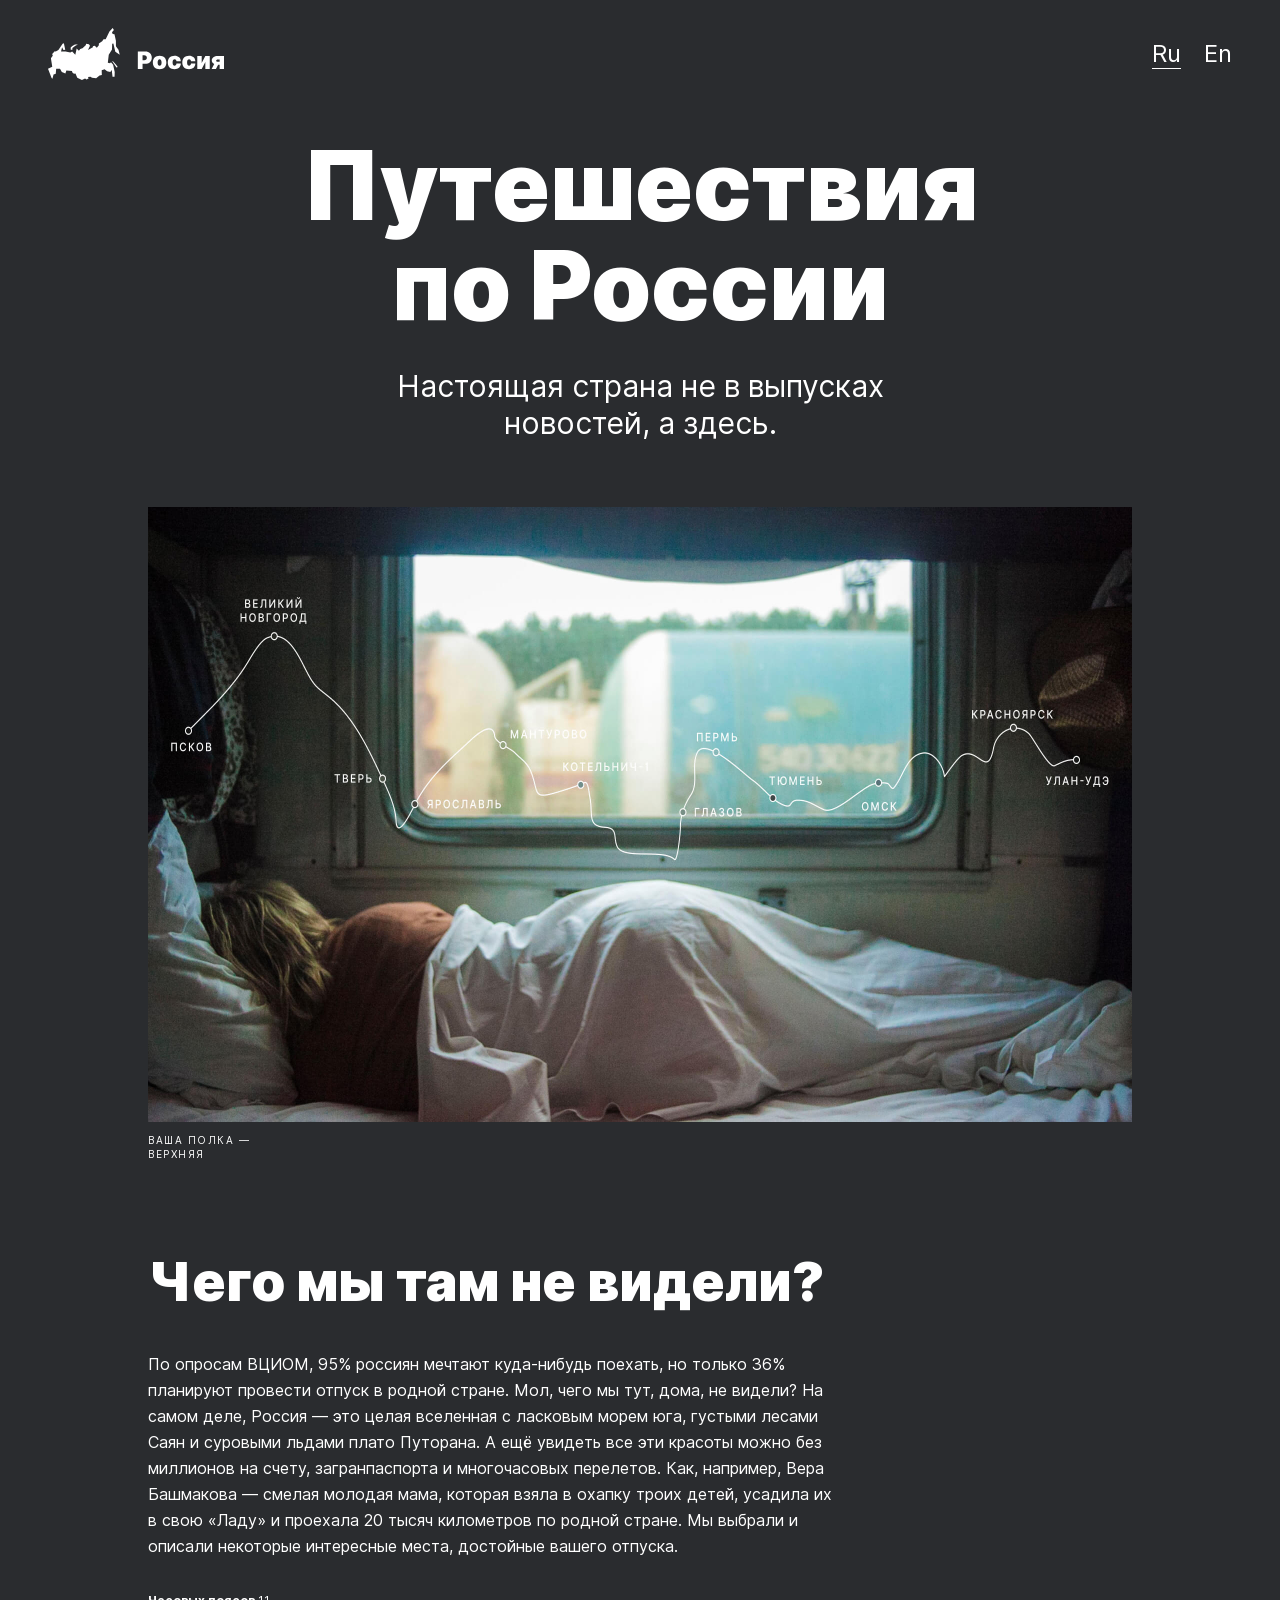
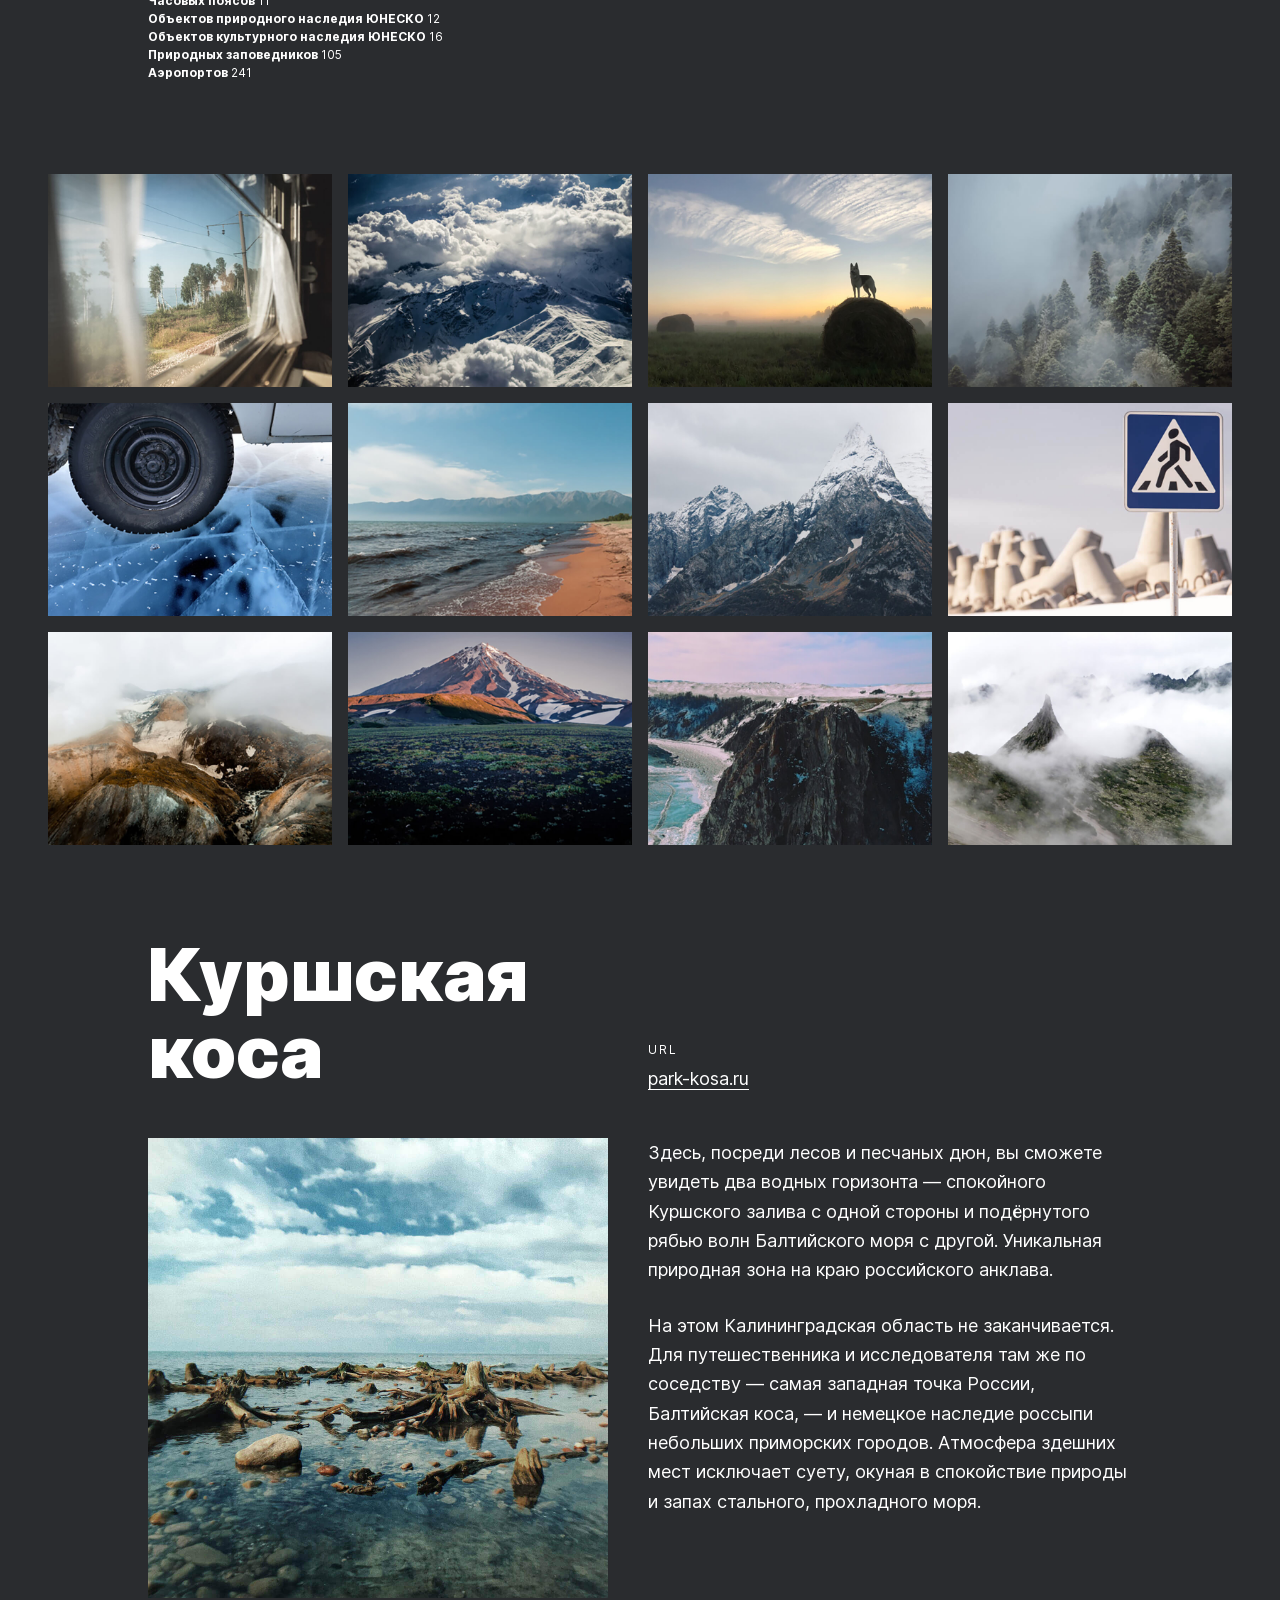
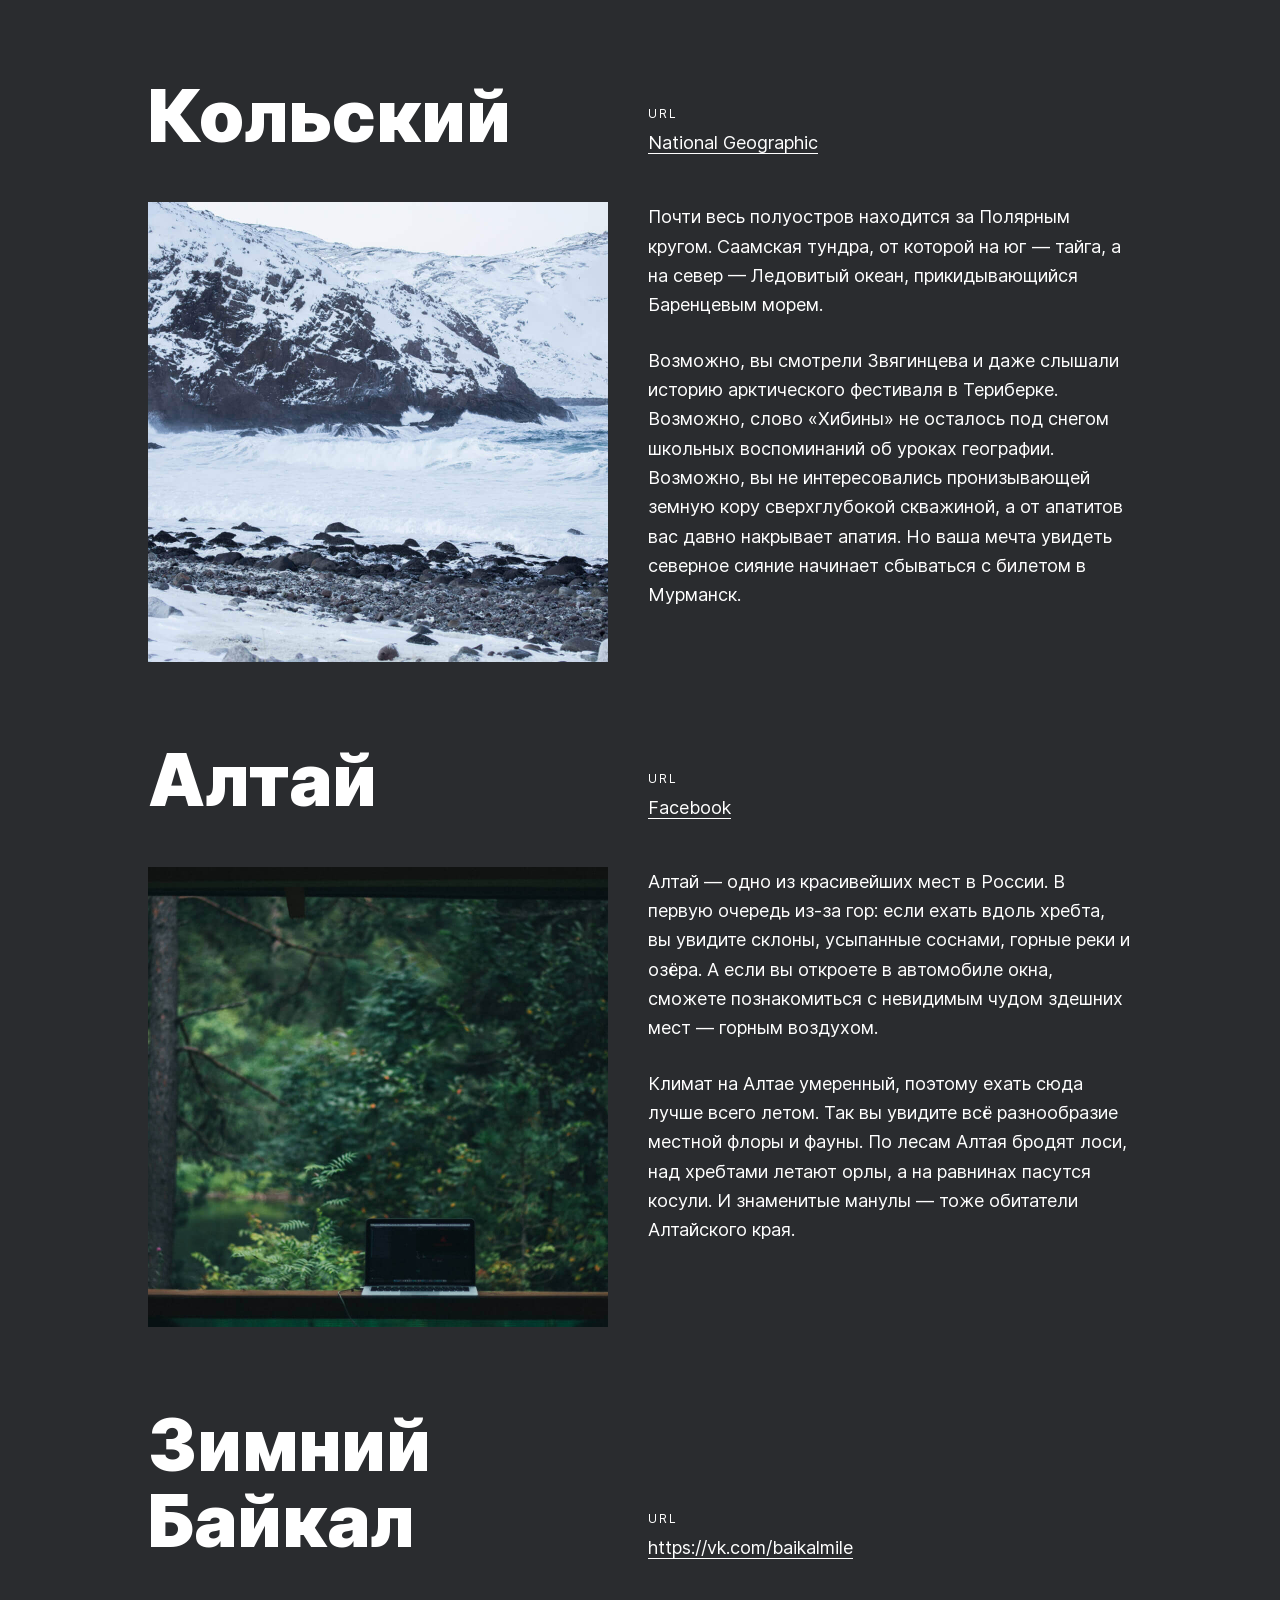
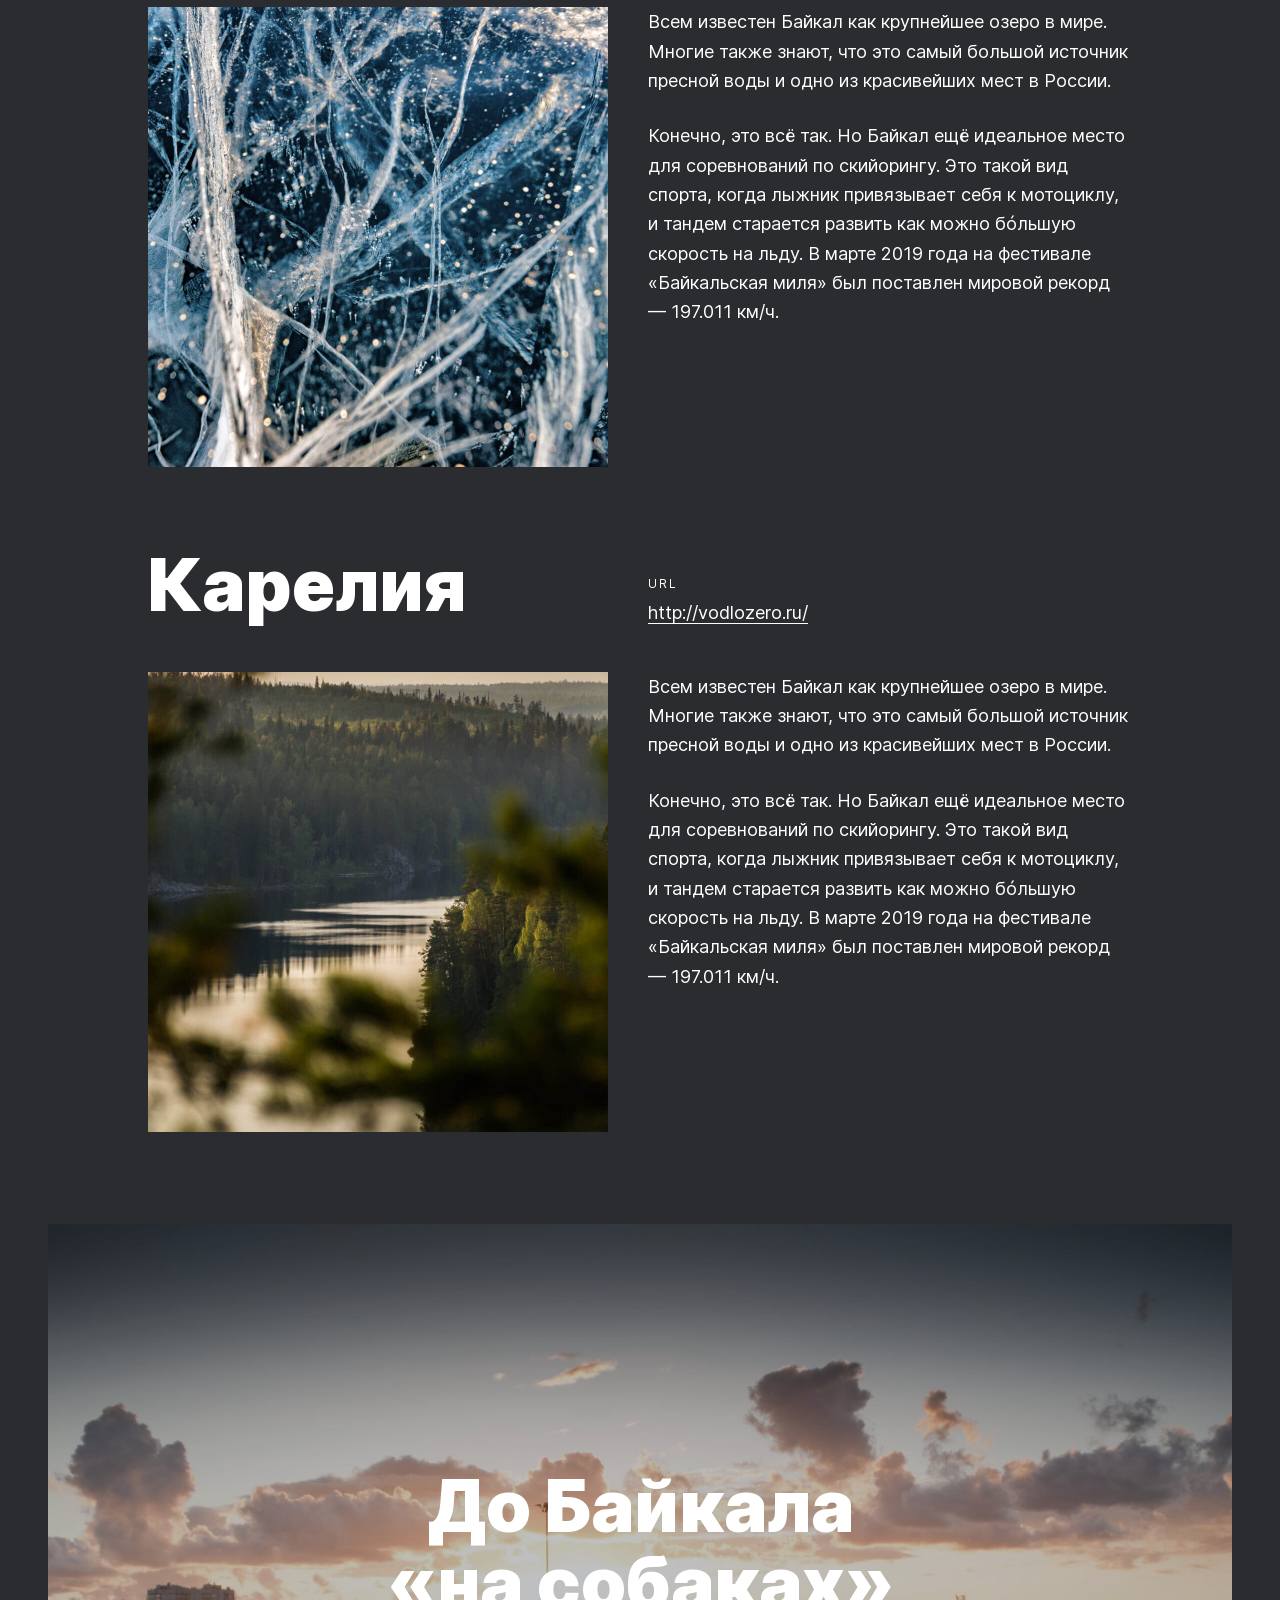
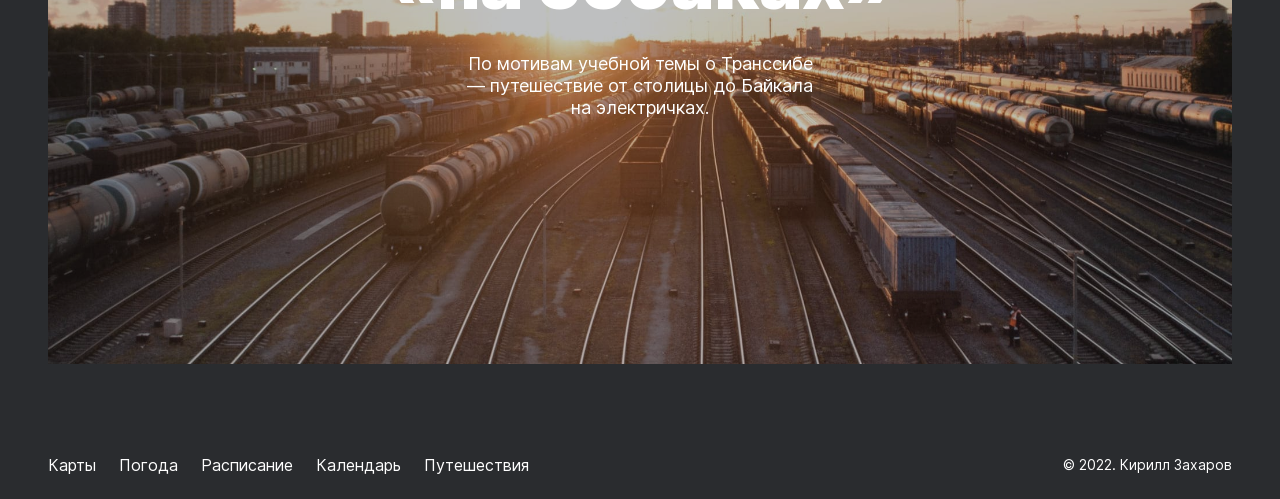
<file: index.html>
<!DOCTYPE html>
<html lang="ru">
<head>
  <meta charset="utf-8">
  <meta name="viewport" content="width=device-width, initial-scale=1">
  <title>Russian-travel</title>
  <link rel="stylesheet" href="./pages/index.css">
</head>
<body class="page">
  <div class="root">
    <header class="header">
      <img src="./images/header__logo.svg" alt="логотип проекта 'путешествие по России'" class="header__logo">
      <div>
        <a href="#" class="header__lang-link header__lang-link_active fade-out">Ru</a>
        <a href="#" class="header__lang-link fade-out">En</a>        
      </div>
    </header>
    <main> 
      <section class="lead">
        <h1 class="lead__title">Путешествия по&nbsp;России</h1>
        <p class="lead__subtitle">Настоящая страна не в выпусках новостей, а здесь.</p>
        <img src="./images/lead-polka.jpg" alt="вид из окна плацкартного вагона" class="lead__image">
        <p class="lead__caption">ваша полка — верхняя</p>
      </section>    

      <section class="intro">
        <h2 class="intro__title">Чего мы там не&nbsp;видели?</h2>
        <p class="intro__text">По опросам ВЦИОМ, 95% россиян мечтают куда-нибудь поехать, но только 36% планируют провести отпуск в родной стране. Мол, чего мы тут, дома, не видели? На самом деле, Россия — это целая вселенная с ласковым морем юга, густыми лесами Саян и суровыми льдами плато Путорана. А ещё увидеть все эти красоты можно без миллионов на счету, загранпаспорта и многочасовых перелетов. Как, например, Вера Башмакова — смелая молодая мама, которая взяла в охапку троих детей, усадила их в свою «Ладу» и проехала 20 тысяч километров по родной стране. Мы выбрали и описали некоторые интересные места, достойные вашего отпуска.</p>
        <ul class="intro__list">
          <li class="intro__list-row"><span class="intro__list-row intro__list-row_span-accent">Часовых поясов </span>11</li>
          <li class="intro__list-row"><span class="intro__list-row intro__list-row_span-accent">Объектов природного наследия ЮНЕСКО </span>12</li>
          <li class="intro__list-row"><span class="intro__list-row intro__list-row_span-accent">Объектов культурного наследия ЮНЕСКО </span>16</li>
          <li class="intro__list-row"><span class="intro__list-row intro__list-row_span-accent">Природных заповедников </span>105</li>
          <li class="intro__list-row"><span class="intro__list-row intro__list-row_span-accent">Аэропортов </span>241</li>
        </ul>
      </section>    

      <section class="photo-grid" aria-label="фотогалерея">
          <img src="./images/photo-grid-train.jpg" alt="вид из окна вагона поезда" class="photo-grid__item">
        
          <img src="./images/photo-grid-atharva-tulsi.jpg" alt="горы" class="photo-grid__item">
        
          <img src="./images/photo-grid-tuman.jpg" alt="туман" class="photo-grid__item">
        
          <img src="./images/photo-grid-sochi.jpg" alt="горный лес" class="photo-grid__item">
        
          <img src="./images/photo-grid-arisa.jpg" alt="лед на Байкале" class="photo-grid__item">
        
          <img src="./images/photo-grid-baikal.jpg" alt="берег озера Байкал" class="photo-grid__item">
        
          <img src="./images/photo-grid-elbrus.jpg" alt="Эльбрус" class="photo-grid__item">
        
          <img src="./images/photo-grid-kondratiev.jpg" alt="дорожный знак на фоне волнореза" class="photo-grid__item">
        
          <img src="./images/photo-grid-kamchatka-1.jpg" alt="Камчатка" class="photo-grid__item">
        
          <img src="./images/photo-grid-kamchatka-2.jpg" alt="Камчатка" class="photo-grid__item">
        
          <img src="./images/photo-grid-baikal-2.jpg" alt="горное побережье Байкала" class="photo-grid__item">
        
          <img src="./images/photo-grid-ergaki.jpg" alt="Ергаки" class="photo-grid__item">           
      </section>    
      
      <section class="places">
        <div class="place">          
          <h3 class="place__title">Куршская коса</h3>
          <div class="place__website">
            <h4 class="place__url-heading">URL</h4>
            <a href="http://park-kosa.ru" class="place__link fade-out">park-kosa.ru</a>
          </div>
          <img src="./images/place-kosa.jpg" alt="Куршская коса" class="place__image">
          <div>
            <p class="place__paragraph">Здесь, посреди лесов и песчаных дюн, вы сможете увидеть два водных горизонта — спокойного Куршского залива с одной стороны и подёрнутого рябью волн Балтийского моря с другой. Уникальная природная зона на краю российского анклава.</p>
            <p class="place__paragraph" >На этом Калининградская область не заканчивается. Для путешественника и исследователя там же по соседству — самая западная точка России, Балтийская коса, — и немецкое наследие россыпи небольших приморских городов. Атмосфера здешних мест исключает суету, окуная в спокойствие природы и запах стального, прохладного моря.</p>          
          </div>
        </div>

        <div class="place">          
          <h3 class="place__title">Кольский</h3>
          <div class="place__website">
            <h4 class="place__url-heading">URL</h4>
            <a href="https://yourshot.nationalgeographic.com/photos/?keywords=kolskiy" class="place__link fade-out">National Geographic</a>
          </div>
          <img src="./images/place-kolsky.jpg" alt="Кольский полуостров побережье" class="place__image">
          <div>
            <p class="place__paragraph">Почти весь полуостров находится за Полярным кругом. Саамская тундра, от которой на юг — тайга, а на север — Ледовитый океан, прикидывающийся Баренцевым морем.</p>
            <p class="place__paragraph" >Возможно, вы смотрели Звягинцева и даже слышали историю арктического фестиваля в Териберке. Возможно, слово «Хибины» не осталось под снегом школьных воспоминаний об уроках географии. Возможно, вы не интересовались пронизывающей земную кору сверхглубокой скважиной, а от апатитов вас давно накрывает апатия. Но ваша мечта увидеть северное сияние начинает сбываться с билетом в Мурманск.</p>          
          </div>
        </div>

        <div class="place">          
          <h3 class="place__title">Алтай</h3>
          <div class="place__website">
            <h4 class="place__url-heading">URL</h4>
            <a href="https://www.facebook.com/vera.bashmakova/posts/10156011613718822" class="place__link fade-out">Facebook</a>
          </div>
          <img src="./images/place-altai.jpg" alt="Алтайский горный лес" class="place__image">
          <div>
            <p class="place__paragraph">Алтай — одно из красивейших мест в России. В первую очередь из-за гор: если ехать вдоль хребта, вы увидите склоны, усыпанные соснами, горные реки и озёра. А если вы откроете в автомобиле окна, сможете познакомиться с невидимым чудом здешних мест — горным воздухом.</p>
            <p class="place__paragraph" >Климат на Алтае умеренный, поэтому ехать сюда лучше всего летом. Так вы увидите всё разнообразие местной флоры и фауны. По лесам Алтая бродят лоси, над хребтами летают орлы, а на равнинах пасутся косули. И знаменитые манулы — тоже обитатели Алтайского края.</p>          
          </div>
        </div>

        <div class="place">          
          <h3 class="place__title">Зимний Байкал</h3>
          <div class="place__website">
            <h4 class="place__url-heading">URL</h4>
            <a href="https://vk.com/baikalmile" class="place__link fade-out">https://vk.com/baikalmile</a>
          </div>
          <img src="./images/place-winter-baikal.jpg" alt="Лед на озере Байкал" class="place__image">
          <div>
            <p class="place__paragraph">Всем известен Байкал как крупнейшее озеро в мире. Многие также знают, что это самый большой источник пресной воды и одно из красивейших мест в России.</p>
            <p class="place__paragraph" >Конечно, это всё так. Но Байкал ещё идеальное место для соревнований по скийорингу. Это такой вид спорта, когда лыжник привязывает себя к мотоциклу, и тандем старается развить как можно бóльшую скорость на льду. В марте 2019 года на фестивале «Байкальская миля» был поставлен мировой рекорд — 197.011 км/ч.</p>          
          </div>
        </div>

        <div class="place">          
          <h3 class="place__title">Карелия</h3>
          <div class="place__website">
            <h4 class="place__url-heading">URL</h4>
            <a href="httpshttp://vodlozero.ru" class="place__link fade-out">http://vodlozero.ru/</a>
          </div>
          <img src="./images/place-karelia.jpg" alt="Водлозеро" class="place__image">
          <div>
            <p class="place__paragraph">Всем известен Байкал как крупнейшее озеро в мире. Многие также знают, что это самый большой источник пресной воды и одно из красивейших мест в России.</p>
            <p class="place__paragraph" >Конечно, это всё так. Но Байкал ещё идеальное место для соревнований по скийорингу. Это такой вид спорта, когда лыжник привязывает себя к мотоциклу, и тандем старается развить как можно бóльшую скорость на льду. В марте 2019 года на фестивале «Байкальская миля» был поставлен мировой рекорд — 197.011 км/ч.</p>          
          </div>
        </div>
      </section>

      <section class="cover">
        <a href="https://stampsy.com/na-elektrichkakh-do-baikala" target="_blank" class="cover__link">
          <h2 class="cover__title">До Байкала «на&nbsp;собаках»</h2>
          <p class="cover__subtitle">По мотивам учебной темы о Транссибе — путешествие от столицы до Байкала на электричках.</p>
        </a>
      </section>    
    </main>
    <footer class="footer">
      <nav class="footer__links">
        <a
          href="https://yandex.ru/maps"
          target="_blank"
          class="footer__link fade-out">Карты
        </a>

        <a
          href="https://yandex.ru/pogoda"
          target="_blank"
          class="footer__link fade-out">Погода
        </a>

        <a
          href="https://rasp.yandex.ru"
          target="_blank"
          class="footer__link fade-out">Расписание
        </a>

        <a
          href="https://calendar.yandex.ru"
          target="_blank"
          class="footer__link fade-out">Календарь
        </a>

        <a
          href="https://travel.yandex.ru"
          target="_blank"
          class="footer__link fade-out">Путешествия
        </a>
      </nav>
      <p class="footer__copyright">© 2022. Кирилл Захаров</p>
    </footer>
  </div>
</body>
</html>
</file>
<file: pages/index.css>
@import url(../vendor/normalize.css);
@import url(../blocks/root/root.css);


@import url(../blocks/fonts/fonts.css);

/*block page*/
@import url(../blocks/page/page.css);

/*block fade-out*/
@import url(../blocks/fade-out/fade-out.css);


/*block header*/
@import url(../blocks/header/header.css);
@import url(../blocks/header/__logo/header__logo.css);
@import url(../blocks/header/__lang-link/header__lang-link.css);
@import url(../blocks/header/__lang-link/_active/header__lang-link_active.css);


/*block lead*/
@import url(../blocks/lead/lead.css);
@import url(../blocks/lead/__image/lead__image.css);
@import url(../blocks/lead/__title/lead__title.css);
@import url(../blocks/lead/__subtitle/lead__subtitle.css);
@import url(../blocks/lead/__caption/lead__caption.css);

/*block intro*/
@import url(../blocks/intro/intro.css);
@import url(../blocks/intro/__text/intro__text.css);
@import url(../blocks/intro/__title/intro__title.css);
@import url(../blocks/intro/__list/intro__list.css);
@import url(../blocks/intro/__list-row/_span-accent/intro__list-row_span-accent.css);

/*block photo-grid*/
@import url(../blocks/photo-grid/photo-grid.css);
@import url(../blocks/photo-grid/__item/photo-grid__item.css);

/*block place*/
@import url(../blocks/place/place.css);
@import url(../blocks/place/__image/place__image.css);
@import url(../blocks/place/__title/place__title.css);
@import url(../blocks/place/__paragraph/place__paragraph.css);
@import url(../blocks/place/__website/place__website.css);
@import url(../blocks/place/__link/place__link.css);
@import url(../blocks/place/__url-heading/place__url-heading.css);

/*block places*/
@import url(../blocks/places/places.css);

/*block cover*/
@import url(../blocks/cover/cover.css);
@import url(../blocks/cover/__link/cover__link.css);
@import url(../blocks/cover/__title/cover__title.css);
@import url(../blocks/cover/__subtitle/cover__subtitle.css);

/*block footer*/
@import url(../blocks/footer/footer.css);
@import url(../blocks/footer/__link/footer__link.css);
@import url(../blocks/footer/__copyright/footer__copyright.css);
</file>
